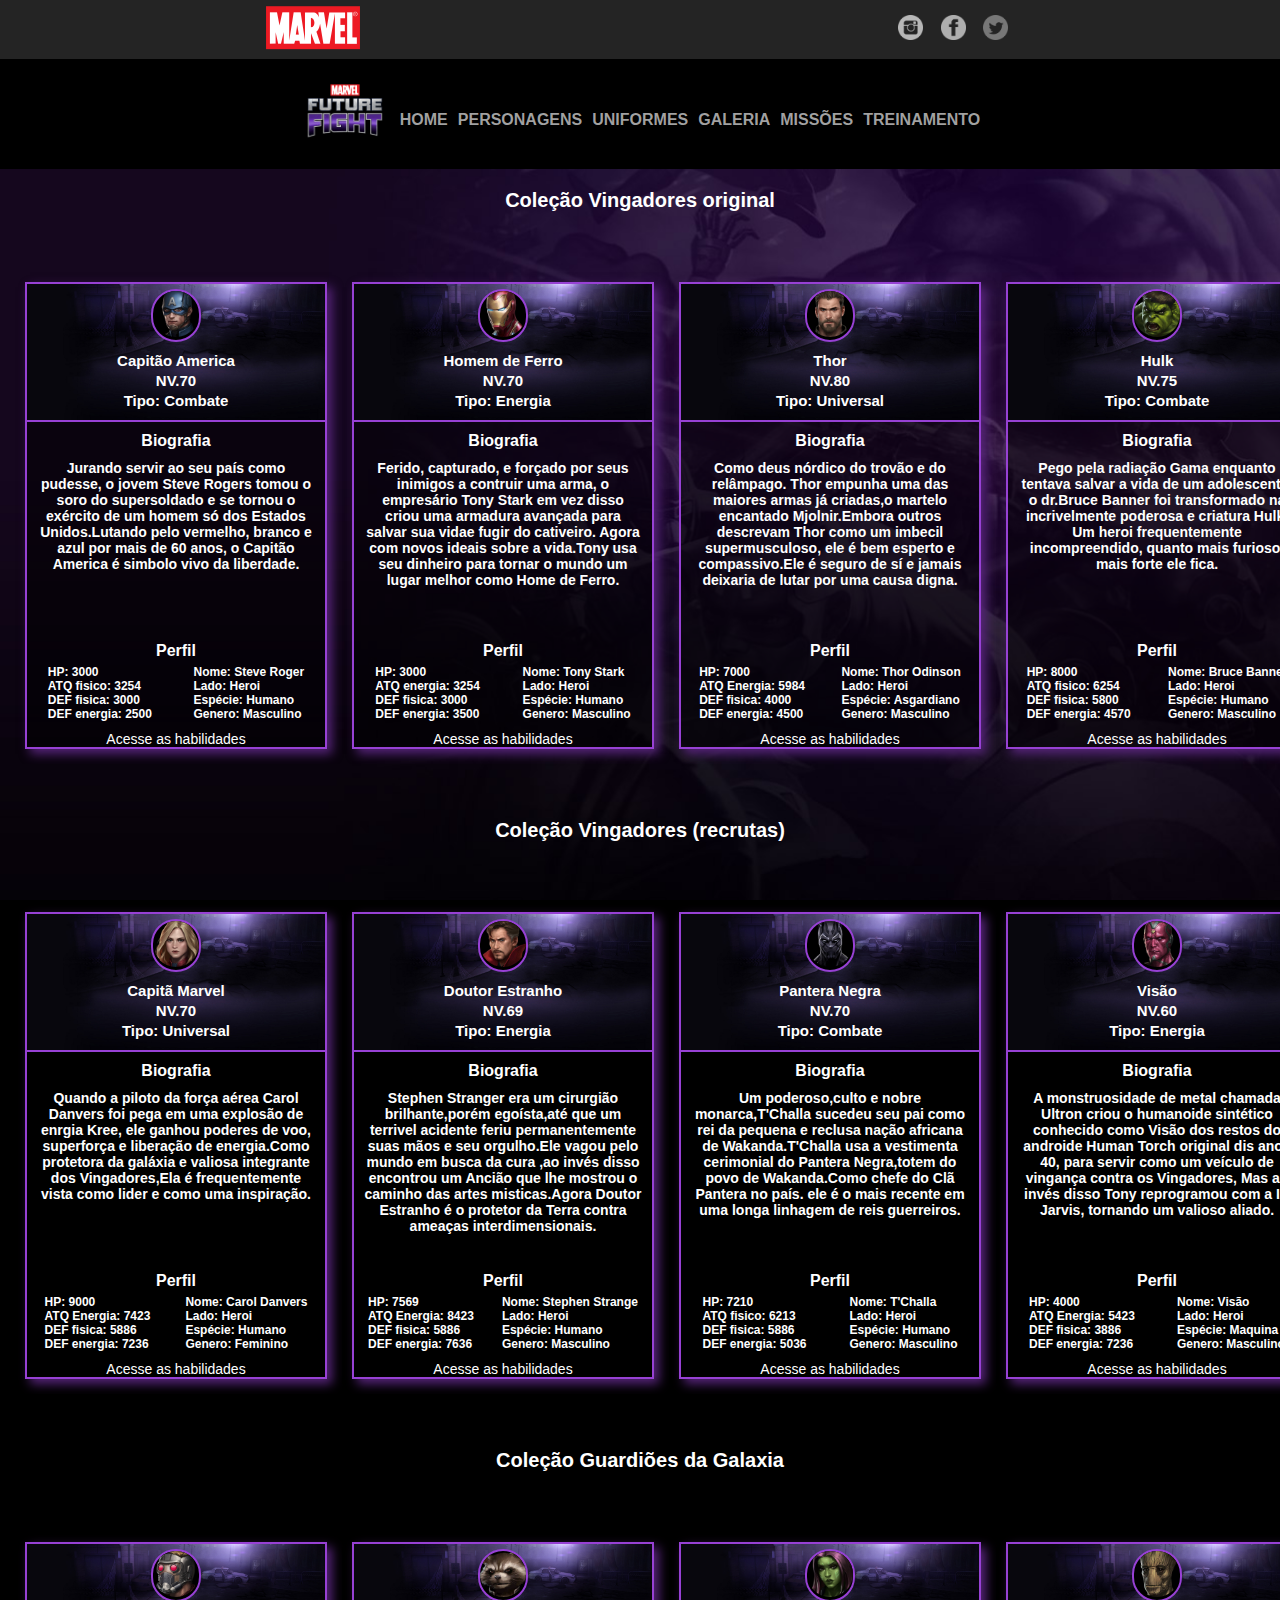
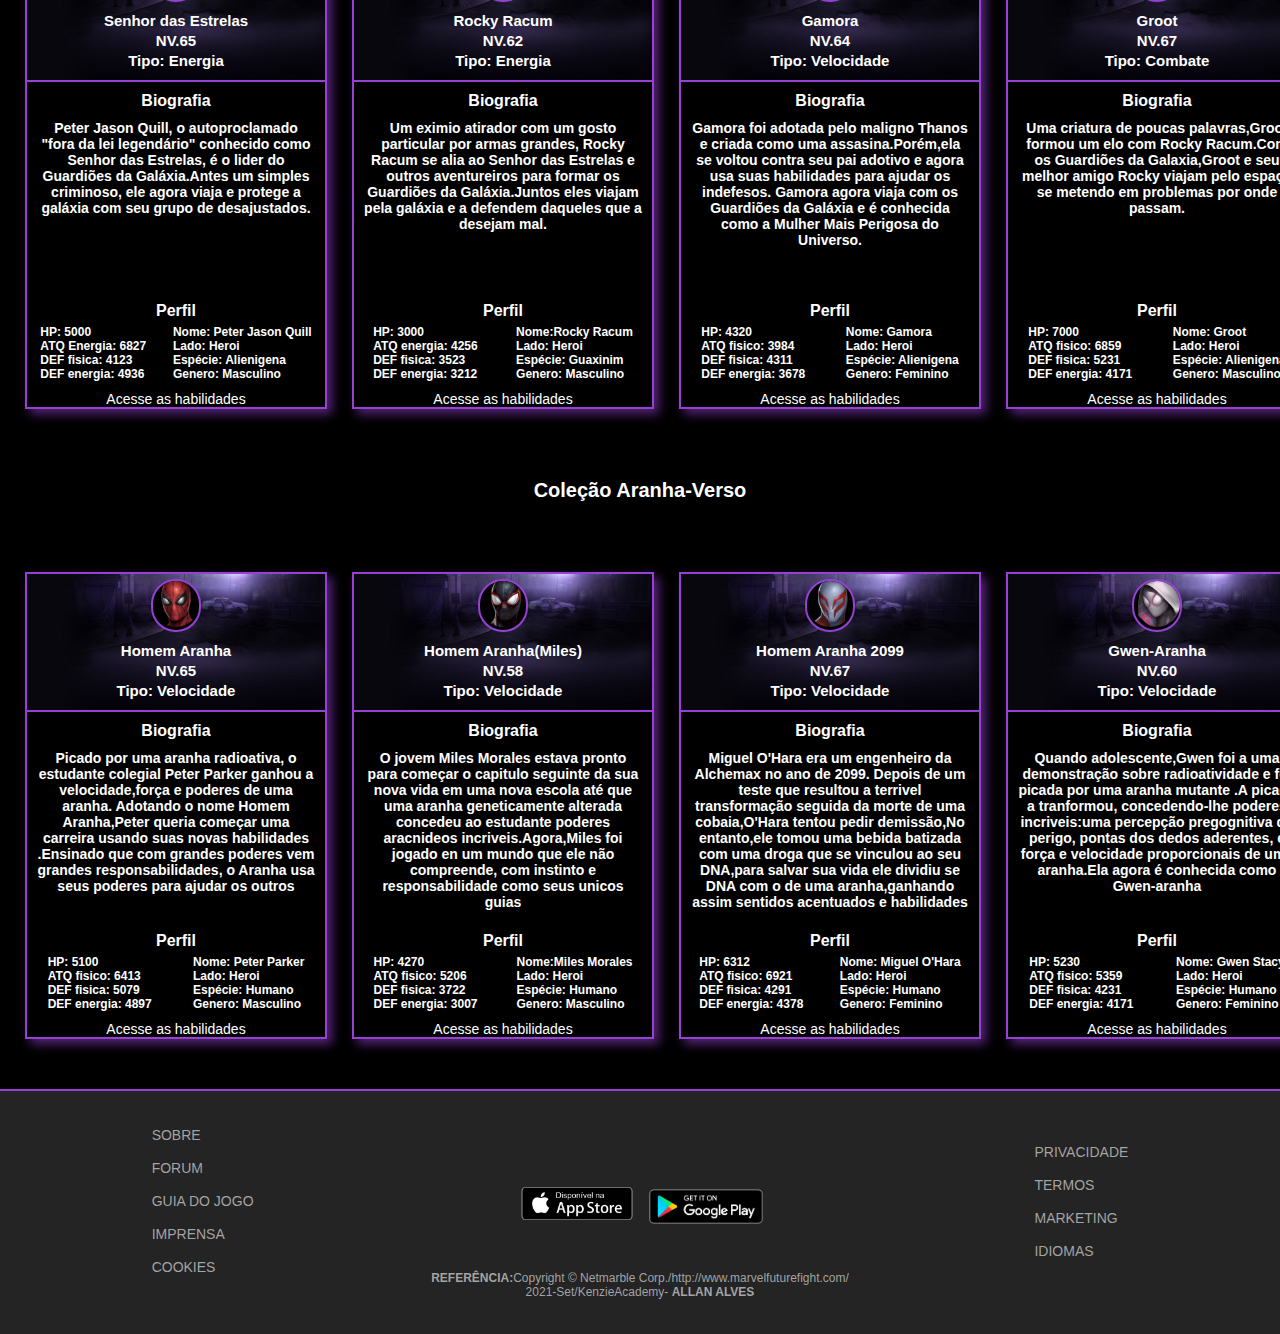
<file: personagens/personagens.html>
<!DOCTYPE html>
<html lang="pt-BR">
    <head>
        <meta charset="UTF-8">
        <meta http-equiv="X-UA-Compatible" content="IE=edge">
        <meta name="viewport" content="width=device-width, initial-scale=1.0">
        <title>Marvel-personagens</title>
        <link rel="stylesheet" href="../css/reset.css">
        <link rel="stylesheet" href="../css/header.css">
        <link rel="stylesheet" href="../css/footer.css">
        <link rel="stylesheet" href="../css/responsive.css">
        <link rel="stylesheet" href="css/page.css">
    </head>
    <body>
        <header>
            <div class="header_brand-socialmedias">
                <figure class="box-brand">
                    <img src="../img/Logos/logo-marvel.png" alt="Marvel">
                </figure>
                <ul class="list-socialmedias">
                    <li>
                        <a href="https://www.instagram.com/marvel_ffightus/" target="__blank">
                            <img src="../img/icones/instagram.png" alt="instagram">
                        </a>
                    </li>
                    <li>
                        <a href="https://www.facebook.com/MarvelFutureFight/?fref=ts" target="__blank">
                            <img src="../img/icones/facebook.png" alt="facebook">
                        </a>
                    </li>
                    <li>
                        <a href="https://twitter.com/Marvel_FFightUS" target="__blank">
                            <img src="../img/icones/Twitter.png" alt="twitter">
                        </a>
                    </li>
                </ul>
            </div>
            <nav class="main-menu">
                <figure class="box-brand">
                    <img src="../img/Logos/Logo-future.png" alt="MarvelFutureFight">
                </figure>
                <ul class="list-item_main-menu">
                    <li><a href="../index.html">Home</a></li>
                    <li><a href="personagens/personagens.html" target="_self">Personagens</a></li>
                    <li><a href="">Uniformes</a></li>
                    <li><a href="">Galeria</a></li>
                    <li><a href="">Missões</a></li>
                    <li><a href="">Treinamento</a></li>
                </ul>
            </nav>
        </header>
        <main>
            <h2>Coleção Vingadores original</h2>
            <section class="list-cards">
                <div class="card">
                    <div class="status-characters">
                        <figure>
                            <img src="Herois/Capitão.png" alt="hero">
                        </figure>
                        <p>
                            Capitão America<br>
                            NV.70<br>
                            Tipo: <span>Combate</span>
                        </p>
                    </div>
                    <div class="information">
                        <div class="About">
                            <h3>Biografia</h3>
                            <p>
                                Jurando servir ao seu país como pudesse, o jovem Steve Rogers tomou o soro do supersoldado
                                e se tornou o exército de um homem só dos Estados Unidos.Lutando pelo vermelho, branco e azul
                                por mais de 60 anos, o Capitão America é simbolo vivo da liberdade.
                            </p>
                        </div>
                        <h3>Perfil</h3>
                        <div class="profile">
                            <div class="profile-information">
                                <ul>
                                    <li>HP: 3000</li>
                                    <li>ATQ fisico: 3254</li>
                                    <li>DEF fisica: 3000</li>
                                    <li>DEF energia: 2500</li>
                                </ul>
                                <ul>
                                    <li>Nome: Steve Roger</li>
                                    <li>Lado: Heroi</li>
                                    <li>Espécie: Humano</li>
                                    <li>Genero: Masculino</li>
                                </ul>
                            </div>
                            <a href="#">Acesse as habilidades</a>
                        </div>
                    </div>
                </div>
                <div class="card">
                    <div class="status-characters">
                        <figure>
                            <img src="Herois/HomemdeFerro.png" alt="hero">
                        </figure>
                        <p>
                            Homem de Ferro<br>
                            NV.70<br>
                            Tipo: <span>Energia</span>
                        </p>
                    </div>
                    <div class="information">
                        <div class="About">
                            <h3>Biografia</h3>
                            <p>
                                Ferido, capturado, e forçado por seus inimigos a contruir uma arma, o empresário Tony Stark em vez
                                disso criou uma armadura avançada para salvar sua vidae fugir do cativeiro. Agora com novos ideais
                                sobre a vida.Tony usa seu dinheiro para tornar o mundo um lugar melhor como Home de Ferro.
                            </p>
                        </div>
                        <h3>Perfil</h3>
                        <div class="profile">
                            <div class="profile-information">
                                <ul>
                                    <li>HP: 3000</li>
                                    <li>ATQ energia: 3254</li>
                                    <li>DEF fisica: 3000</li>
                                    <li>DEF energia: 3500</li>
                                </ul>
                                <ul>
                                    <li>Nome: Tony Stark</li>
                                    <li>Lado: Heroi</li>
                                    <li>Espécie: Humano</li>
                                    <li>Genero: Masculino</li>
                                </ul>
                            </div>
                            <a href="#">Acesse as habilidades</a>
                        </div>
                    </div>
                </div>
                <div class="card">
                    <div class="status-characters">
                        <figure>
                            <img src="Herois/Thor.png" alt="hero">
                        </figure>
                        <p>
                            Thor<br>
                            NV.80<br>
                            Tipo: <span>Universal</span>
                        </p>
                    </div>
                    <div class="information">
                        <div class="About">
                            <h3>Biografia</h3>
                            <p>
                                Como deus nórdico do trovão e do relâmpago. Thor empunha uma das maiores armas já criadas,o martelo
                                encantado Mjolnir.Embora outros descrevam Thor como um imbecil supermusculoso, ele é bem esperto e 
                                compassivo.Ele é seguro de sí e jamais deixaria de lutar por uma causa digna.
                            </p>
                        </div>
                        <h3>Perfil</h3>
                        <div class="profile">
                            <div class="profile-information">
                                <ul>
                                    <li>HP: 7000</li>
                                    <li>ATQ Energia: 5984</li>
                                    <li>DEF fisica: 4000</li>
                                    <li>DEF energia: 4500</li>
                                </ul>
                                <ul>
                                    <li>Nome: Thor Odinson</li>
                                    <li>Lado: Heroi</li>
                                    <li>Espécie: Asgardiano</li>
                                    <li>Genero: Masculino</li>
                                </ul>
                            </div>
                            <a href="#">Acesse as habilidades</a>
                        </div>
                    </div>
                </div>
                <div class="card">
                    <div class="status-characters">
                        <figure>
                            <img src="Herois/Hulk.png" alt="hero">
                        </figure>
                        <p>
                            Hulk<br>
                            NV.75<br>
                            Tipo: <span>Combate</span>
                        </p>
                    </div>
                    <div class="information">
                        <div class="About">
                            <h3>Biografia</h3>
                            <p>
                                Pego pela radiação Gama enquanto tentava salvar a vida de um adolescente, o dr.Bruce Banner foi 
                                transformado na incrivelmente poderosa e criatura Hulk. Um heroi frequentemente incompreendido,
                                quanto mais furioso, mais forte ele fica.
                            </p>
                        </div>
                        <h3>Perfil</h3>
                        <div class="profile">
                            <div class="profile-information">
                                <ul>
                                    <li>HP: 8000</li>
                                    <li>ATQ fisico: 6254</li>
                                    <li>DEF fisica: 5800</li>
                                    <li>DEF energia: 4570</li>
                                </ul>
                                <ul>
                                    <li>Nome: Bruce Banner</li>
                                    <li>Lado: Heroi</li>
                                    <li>Espécie: Humano</li>
                                    <li>Genero: Masculino</li>
                                </ul>
                            </div>
                            <a href="#">Acesse as habilidades</a>
                        </div>
                    </div>
                </div>
                <div class="card">
                    <div class="status-characters">
                        <figure>
                            <img src="Herois/ViuvaNegra.png" alt="hero">
                        </figure>
                        <p>
                            Viuva Negra<br>
                            NV.50<br>
                            Tipo: <span>Velocidade</span>
                        </p>
                    </div>
                    <div class="information">
                        <div class="About">
                            <h3>Biografia</h3>
                            <p>
                               Natasha Romanoof, conhecida por muitos codinomes, é uma experiente espiã atleta e assasina. Treinada 
                               desde jovem pela infame academia Sala Vermelha da RGB, a Viúva Negra ja foi uma inimiga da SHIELD. Ela
                               depois se tornou uma aliada,após fugir das garras da União Soviética, e também serve como uma agente da 
                               SHIELD.
                        </div>
                        <h3>Perfil</h3>
                        <div class="profile">                        
                            <div class="profile-information">
                                <ul>
                                    <li>HP: 3000</li>
                                    <li>ATQ fisico: 2458</li>
                                    <li>DEF fisica: 2120</li>
                                    <li>DEF energia: 2000</li>
                                </ul>
                                <ul>
                                    <li>Nome: Natasha Romanoof</li>
                                    <li>Lado: Heroi</li>
                                    <li>Espécie: Humano</li>
                                    <li>Genero: Feminino</li>
                                </ul>
                            </div>
                            <a href="#">Acesse as habilidades</a>
                        </div>
                    </div>
                </div>    
                <div class="card">
                    <div class="status-characters">
                        <figure>
                            <img src="Herois/Ronin.png" alt="hero">
                        </figure>
                        <p>
                            Gavião Arqueiro<br>
                            NV.50<br>
                            Tipo: <span>Velocidade</span>
                        </p>
                    </div>
                    <div class="information">
                        <div class="About">
                            <h3>Biografia</h3>
                            <p>
                                Criado como um eximio atirador, em uma atração de circo.Clint Barton é um especialista em arco e flecha
                                ,com precisão quase perfeita, visão aguçada e reflexos excepcionais. Depois de testemunhar o Homem de Ferro
                                em ação, o Gavião Arqueiro foi inspirado para usar suas habilidades com arco para lutar contra o crime.
                        </div>
                        <h3>Perfil</h3>
                        <div class="profile">               
                            <div class="profile-information">
                                <ul>
                                    <li>HP: 2400</li>
                                    <li>ATQ fisico: 2640</li>
                                    <li>DEF fisica: 1950</li>
                                    <li>DEF energia: 2500</li>
                                </ul>
                                <ul>
                                    <li>Nome: Clint Barton</li>
                                    <li>Lado: Heroi</li>
                                    <li>Espécie: Humano</li>
                                    <li>Genero: Masculino</li>
                                </ul>
                            </div>
                            <a href="#">Acesse as habilidades</a>
                        </div>
                    </div>
                </div>                                     
            </section>
            <h2>Coleção Vingadores (recrutas)</h2>
            <section class="list-cards">
                <div class="card">
                    <div class="status-characters">
                        <figure>
                            <img src="Herois/CapitãMarvel.png" alt="hero">
                        </figure>
                        <p>
                            Capitã Marvel<br>
                            NV.70<br>
                            Tipo: <span>Universal</span>
                        </p>
                    </div>
                    <div class="information">
                        <div class="About">
                            <h3>Biografia</h3>
                            <p>
                                Quando a piloto da força aérea Carol Danvers foi pega em uma explosão de enrgia Kree, ele ganhou
                                poderes de voo, superforça e liberação de energia.Como protetora da galáxia e valiosa integrante 
                                dos Vingadores,Ela é frequentemente vista como lider e como uma inspiração.
                            </p>
                        </div>
                        <h3>Perfil</h3>
                        <div class="profile">
                            <div class="profile-information">
                                <ul>
                                    <li>HP: 9000</li>
                                    <li>ATQ Energia: 7423</li>
                                    <li>DEF fisica: 5886</li>
                                    <li>DEF energia: 7236</li>
                                </ul>
                                <ul>
                                    <li>Nome: Carol Danvers</li>
                                    <li>Lado: Heroi</li>
                                    <li>Espécie: Humano</li>
                                    <li>Genero: Feminino</li>
                                </ul>
                            </div>
                            <a href="#">Acesse as habilidades</a>
                        </div> 
                    </div>    
                </div>
                <div class="card">
                    <div class="status-characters">
                        <figure>
                            <img src="Herois/DoutorEstranho.png" alt="hero">
                        </figure>
                        <p>
                            Doutor Estranho<br>
                            NV.69<br>
                            Tipo: <span>Energia</span>
                        </p>
                    </div>
                    <div class="information">
                        <div class="About">
                            <h3>Biografia</h3>
                            <p>
                                Stephen Stranger era um cirurgião brilhante,porém egoísta,até que um terrivel acidente feriu permanentemente
                                suas mãos e seu orgulho.Ele vagou pelo mundo em busca da cura ,ao invés disso encontrou um Ancião que lhe mostrou 
                                o caminho das artes misticas.Agora Doutor Estranho é o protetor da Terra contra ameaças interdimensionais.
                            </p>
                        </div>
                        <h3>Perfil</h3>
                        <div class="profile">
                            <div class="profile-information">
                                <ul>
                                    <li>HP: 7569</li>
                                    <li>ATQ Energia: 8423</li>
                                    <li>DEF fisica: 5886</li>
                                    <li>DEF energia: 7636</li>
                                </ul>
                                <ul>
                                    <li>Nome: Stephen Strange</li>
                                    <li>Lado: Heroi</li>
                                    <li>Espécie: Humano</li>
                                    <li>Genero: Masculino</li>
                                </ul>
                            </div>
                            <a href="#">Acesse as habilidades</a>
                        </div> 
                    </div>    
                </div>
                <div class="card">
                    <div class="status-characters">
                        <figure>
                            <img src="Herois/PanteraNegra.png" alt="hero">
                        </figure>
                        <p>
                            Pantera Negra<br>
                            NV.70<br>
                            Tipo: <span>Combate</span>
                        </p>
                    </div>
                    <div class="information">
                        <div class="About">
                            <h3>Biografia</h3>
                            <p>
                                Um poderoso,culto e nobre monarca,T'Challa sucedeu seu pai como rei da pequena e reclusa nação africana de 
                                Wakanda.T'Challa usa a vestimenta cerimonial do Pantera Negra,totem do povo de Wakanda.Como chefe do Clã 
                                Pantera no país. ele é o mais recente em uma longa linhagem de reis guerreiros.
                            </p>
                        </div>
                        <h3>Perfil</h3>
                        <div class="profile">
                            <div class="profile-information">
                                <ul>
                                    <li>HP: 7210</li>
                                    <li>ATQ fisico: 6213</li>
                                    <li>DEF fisica: 5886</li>
                                    <li>DEF energia: 5036</li>
                                </ul>
                                <ul>
                                    <li>Nome: T'Challa</li>
                                    <li>Lado: Heroi</li>
                                    <li>Espécie: Humano</li>
                                    <li>Genero: Masculino</li>
                                </ul>
                            </div>
                            <a href="#">Acesse as habilidades</a>
                        </div> 
                    </div>    
                </div>                            
                <div class="card">
                    <div class="status-characters">
                        <figure>
                            <img src="Herois/Visão.png" alt="hero">
                        </figure>
                        <p>
                            Visão<br>
                            NV.60<br>
                            Tipo: <span>Energia</span>
                        </p>
                    </div>
                    <div class="information">
                        <div class="About">
                            <h3>Biografia</h3>
                            <p>
                                A monstruosidade de metal chamada Ultron criou o humanoide sintético conhecido como Visão dos 
                                restos do androide Human Torch original dis anos 40, para servir como um veículo de vingança contra
                                os Vingadores, Mas ao invés disso Tony reprogramou com a IA Jarvis, tornando um valioso aliado.
                            </p>
                        </div>
                        <h3>Perfil</h3>
                        <div class="profile">
                            <div class="profile-information">
                                <ul>
                                    <li>HP: 4000</li>
                                    <li>ATQ Energia: 5423</li>
                                    <li>DEF fisica: 3886</li>
                                    <li>DEF energia: 7236</li>
                                </ul>
                                <ul>
                                    <li>Nome: Visão</li>
                                    <li>Lado: Heroi</li>
                                    <li>Espécie: Maquina</li>
                                    <li>Genero: Masculino</li>
                                </ul>
                            </div>
                            <a href="#">Acesse as habilidades</a>
                        </div>
                    </div>
                </div>
                <div class="card">
                    <div class="status-characters">
                        <figure>
                            <img src="Herois/MaquinaComb.png" alt="hero">
                        </figure>
                        <p>
                            Maquina de Combate<br>
                            NV.58<br>
                            Tipo: <span>Energia</span>
                        </p>
                    </div>
                    <div class="information">
                        <div class="About">
                            <h3>Biografia</h3>
                            <p>
                               Um piloto do exército americano, James Rhodes usa a armadura do Maquina de Combate criada pelas
                               Indústrias Stark para derrubar ameaças em casa e no exterior.
                            </p>
                        </div>
                        <h3>Perfil</h3>
                        <div class="profile">
                            <div class="profile-information">
                                <ul>
                                    <li>HP: 3000</li>
                                    <li>ATQ energia: 2456</li>
                                    <li>DEF fisica: 3173</li>
                                    <li>DEF energia: 3412</li>
                                </ul>
                                <ul>
                                    <li>Nome: James Rhodes</li>
                                    <li>Lado: Heroi</li>
                                    <li>Espécie: Humano</li>
                                    <li>Genero: Masculino</li>
                                </ul>
                            </div>
                            <a href="#">Acesse as habilidades</a>
                        </div>
                    </div>
                </div>
                <div class="card">
                    <div class="status-characters">
                        <figure>
                            <img src="Herois/Wanda.png" alt="hero">
                        </figure>
                        <p>
                            Feiticeira Escarlate<br>
                            NV.80<br>
                            Tipo: <span>Universal</span>
                        </p>
                    </div>
                    <div class="information">
                        <div class="About">
                            <h3>Biografia</h3>
                            <p>
                                Wanda Maximoff é conhecida pelos seus poderes capazes de alterar a realidade. Além disso, a feiticeira 
                                Escarlate é capaz de se teleportar,manipular objetos e telecinese. Wanda possui um vasto conhecimento de 
                                feitiçaria e é uma estratégista experiente quando mentalmente estavel.
                            </p>
                        </div>
                        <h3>Perfil</h3>
                        <div class="profile">
                            <div class="profile-information">
                                <ul>
                                    <li>HP: 10000</li>
                                    <li>ATQ Energia: 9984</li>
                                    <li>DEF fisica: 5200</li>
                                    <li>DEF energia: 7530</li>
                                </ul>
                                <ul>
                                    <li>Nome: Wanda Maximoff</li>
                                    <li>Lado: Heroi</li>
                                    <li>Espécie: Mutante</li>
                                    <li>Genero: Feminino</li>
                                </ul>
                            </div>
                            <a href="#">Acesse as habilidades</a>
                        </div>
                    </div>
                </div>
                <div class="card">
                    <div class="status-characters">
                        <figure>
                            <img src="Herois/falcon.png" alt="hero">
                        </figure>
                        <p>
                            Falcão<br>
                            NV.47<br>
                            Tipo: <span>Velocidade</span>
                        </p>
                    </div>
                    <div class="information">
                        <div class="About">
                            <h3>Biografia</h3>
                            <p>
                                Com uma conexão mental com todos os pássaros e um traje que dá a ele asas para voar, o Falcão tem sido
                                tanto parceiro do Capitão America, quanto um vingador.Seja como um super heroi ou em sua identidade secreta como
                                o assistente socual Sam Wilson, o falcão dedica sua vida para ajudar os outros. 
                            </p>
                        </div>
                        <h3>Perfil</h3>
                        <div class="profile">
                            <div class="profile-information">
                                <ul>
                                    <li>HP: 3000</li>
                                    <li>ATQ fisico: 2754</li>
                                    <li>DEF fisica: 2100</li>
                                    <li>DEF energia: 3570</li>
                                </ul>
                                <ul>
                                    <li>Nome: Sam Wilson</li>
                                    <li>Lado: Heroi</li>
                                    <li>Espécie: Humano</li>
                                    <li>Genero: Masculino</li>
                                </ul>
                            </div>
                            <a href="#">Acesse as habilidades</a>
                        </div>
                    </div>
                </div>
                <div class="card">
                    <div class="status-characters">
                        <figure>
                            <img src="Herois/soldadoinerval.png" alt="hero">
                        </figure>
                        <p>
                            Soldado Invernal<br>
                            NV.50<br>
                            Tipo: <span>Velocidade</span>
                        </p>
                    </div>
                    <div class="information">
                        <div class="About">
                            <h3>Biografia</h3>
                            <p>
                               O antigo ajudante do Capitão America, james Bucky, foi dado como morto durante a Segunda Guerra Mundial
                               .Porém, ele reapareceu anos depois como o soldado invernal, um assasino que sofreu lavagem cerebral por 
                               cientistas russos e membros da Hydra. 
                        </div>
                        <h3>Perfil</h3>
                        <div class="profile">                        
                            <div class="profile-information">
                                <ul>
                                    <li>HP: 3000</li>
                                    <li>ATQ fisico: 4212</li>
                                    <li>DEF fisica: 3948</li>
                                    <li>DEF energia: 2331</li>
                                </ul>
                                <ul>
                                    <li>Nome: James Bucky Barnes</li>
                                    <li>Lado: Heroi</li>
                                    <li>Espécie: Humano</li>
                                    <li>Genero: Masculino</li>
                                </ul>
                            </div>
                            <a href="#">Acesse as habilidades</a>
                        </div>
                    </div>
                </div>                                         
            </section>
            <h2>Coleção Guardiões da Galaxia</h2>
            <section class="list-cards">
                <div class="card">
                    <div class="status-characters">
                        <figure>
                            <img src="Herois/SenhordasEstrelas.png" alt="hero">
                        </figure>
                        <p>
                            Senhor das Estrelas<br>
                            NV.65<br>
                            Tipo: <span>Energia</span>
                        </p>
                    </div>
                    <div class="information">
                        <div class="About">
                            <h3>Biografia</h3>
                            <p>
                               Peter Jason Quill, o autoproclamado "fora da lei legendário" conhecido como Senhor das Estrelas, é o lider
                               do Guardiões da Galáxia.Antes um simples criminoso, ele agora viaja e protege a galáxia com seu grupo de 
                               desajustados.
                            </p>
                        </div>
                        <h3>Perfil</h3>
                        <div class="profile">
                            <div class="profile-information">
                                <ul>
                                    <li>HP: 5000</li>
                                    <li>ATQ Energia: 6827</li>
                                    <li>DEF fisica: 4123</li>
                                    <li>DEF energia: 4936</li>
                                </ul>
                                <ul>
                                    <li>Nome: Peter Jason Quill</li>
                                    <li>Lado: Heroi</li>
                                    <li>Espécie: Alienigena</li>
                                    <li>Genero: Masculino</li>
                                </ul>
                            </div>
                            <a href="#">Acesse as habilidades</a>
                        </div>
                    </div>
                </div>
                <div class="card">
                    <div class="status-characters">
                        <figure>
                            <img src="Herois/Rocket.png" alt="hero">
                        </figure>
                        <p>
                            Rocky Racum<br>
                            NV.62<br>
                            Tipo: <span>Energia</span>
                        </p>
                    </div>
                    <div class="information">
                        <div class="About">
                            <h3>Biografia</h3>
                            <p>
                               Um eximio atirador com um gosto particular por armas grandes, Rocky Racum se alia ao Senhor das Estrelas
                               e outros aventureiros para formar os Guardiões da Galáxia.Juntos eles viajam pela galáxia e a defendem 
                               daqueles que a desejam mal.
                            </p>
                        </div>
                        <h3>Perfil</h3>
                        <div class="profile">
                            <div class="profile-information">
                                <ul>
                                    <li>HP: 3000</li>
                                    <li>ATQ energia: 4256</li>
                                    <li>DEF fisica: 3523</li>
                                    <li>DEF energia: 3212</li>
                                </ul>
                                <ul>
                                    <li>Nome:Rocky Racum</li>
                                    <li>Lado: Heroi</li>
                                    <li>Espécie: Guaxinim</li>
                                    <li>Genero: Masculino</li>
                                </ul>
                            </div>
                            <a href="#">Acesse as habilidades</a>
                        </div>
                    </div>
                </div>
                <div class="card">
                    <div class="status-characters">
                        <figure>
                            <img src="Herois/Gamora.png" alt="hero">
                        </figure>
                        <p>
                            Gamora<br>
                            NV.64<br>
                            Tipo: <span>Velocidade</span>
                        </p>
                    </div>
                    <div class="information">
                        <div class="About">
                            <h3>Biografia</h3>
                            <p>
                                Gamora foi adotada pelo maligno Thanos e criada como uma assasina.Porém,ela se voltou contra seu pai
                                adotivo e agora usa suas habilidades para ajudar os indefesos. Gamora agora viaja com os Guardiões da 
                                Galáxia e é conhecida como a Mulher Mais Perigosa do Universo.
                            </p>
                        </div>
                        <h3>Perfil</h3>
                        <div class="profile">
                            <div class="profile-information">
                                <ul>
                                    <li>HP: 4320</li>
                                    <li>ATQ fisico: 3984</li>
                                    <li>DEF fisica: 4311</li>
                                    <li>DEF energia: 3678</li>
                                </ul>
                                <ul>
                                    <li>Nome: Gamora</li>
                                    <li>Lado: Heroi</li>
                                    <li>Espécie: Alienigena</li>
                                    <li>Genero: Feminino</li>
                                </ul>
                            </div>
                            <a href="#">Acesse as habilidades</a>
                        </div>
                    </div>
                </div>
                <div class="card">
                    <div class="status-characters">
                        <figure>
                            <img src="Herois/Groot.png" alt="hero">
                        </figure>
                        <p>
                            Groot<br>
                            NV.67<br>
                            Tipo: <span>Combate</span>
                        </p>
                    </div>
                    <div class="information">
                        <div class="About">
                            <h3>Biografia</h3>
                            <p>
                               Uma criatura de poucas palavras,Groot formou um elo com Rocky Racum.Com os Guardiões da Galaxia,Groot e 
                               seu melhor amigo Rocky viajam pelo espaço se metendo em problemas por onde passam.
                            </p>
                        </div>
                        <h3>Perfil</h3>
                        <div class="profile">
                            <div class="profile-information">
                                <ul>
                                    <li>HP: 7000</li>
                                    <li>ATQ fisico: 6859</li>
                                    <li>DEF fisica: 5231</li>
                                    <li>DEF energia: 4171</li>
                                </ul>
                                <ul>
                                    <li>Nome: Groot</li>
                                    <li>Lado: Heroi</li>
                                    <li>Espécie: Alienigena</li>
                                    <li>Genero: Masculino</li>
                                </ul>
                            </div>
                            <a href="#">Acesse as habilidades</a>
                        </div>
                    </div>
                </div>
                <div class="card">
                    <div class="status-characters">
                        <figure>
                            <img src="Herois/Drax.png" alt="hero">
                        </figure>
                        <p>
                            Drax<br>
                            NV.50<br>
                            Tipo: <span>Combate</span>
                        </p>
                    </div>
                    <div class="information">
                        <div class="About">
                            <h3>Biografia</h3>
                            <p>
                               Drax, o Destruidor é um guerreiro sobre-humano que busca vingança pelo assasinato da sua familia. Recrutado
                               pelos Guardiões da Galáxia, Drax possui força e resistência sobre-humano e um fator de cura,tornando-o forte
                               o suficiente para encarar qualquer ameaça que encontre.
                            </p>   
                        </div>
                        <h3>Perfil</h3>
                        <div class="profile">                        
                            <div class="profile-information">
                                <ul>
                                    <li>HP: 3457</li>
                                    <li>ATQ fisico: 5219</li>
                                    <li>DEF fisica: 3590</li>
                                    <li>DEF energia: 2839</li>
                                </ul>
                                <ul>
                                    <li>Nome: Arthur Sampson</li>
                                    <li>Lado: Heroi</li>
                                    <li>Espécie: Humano</li>
                                    <li>Genero: Masculino</li>
                                </ul>
                            </div>
                            <a href="#">Acesse as habilidades</a>
                        </div>
                    </div>
                </div>
                <div class="card">
                    <div class="status-characters">
                        <figure>
                            <img src="Herois/Mantis.png" alt="hero">
                        </figure>
                        <p>
                            Mantis<br>
                            NV.52<br>
                            Tipo: <span>Energia</span>
                        </p>
                    </div>
                    <div class="information">
                        <div class="About">
                            <h3>Biografia</h3>
                            <p>
                               Criada em um templo pelos sacerdotes Kree de Pama, Mantis deveria se tornar uma Madonna Celestial.É uma artista marcial além de dominar as disciplinas de meditação, concedendo a ela 
                               controle incrivel de seu corpo. Ela também possui habilidades empáticas que permitem que ela sinta as emoções 
                               dos outros.
                            </p>
                        </div>
                        <h3>Perfil</h3>
                        <div class="profile">                        
                            <div class="profile-information">
                                <ul>
                                    <li>HP: 3257</li>
                                    <li>ATQ energia: 4319</li>
                                    <li>DEF fisica: 4590</li>
                                    <li>DEF energia: 3839</li>
                                </ul>
                                <ul>
                                    <li>Nome: Desconhecido</li>
                                    <li>Lado: Heroi</li>
                                    <li>Espécie: Alienigena</li>
                                    <li>Genero: Feminino</li>
                                </ul>
                            </div>
                            <a href="#">Acesse as habilidades</a>
                        </div>
                    </div>
                </div>                                                                          
            </section>
            <h2>Coleção Aranha-Verso</h2>
            <section class="list-cards">
                <div class="card">
                    <div class="status-characters">
                        <figure>
                            <img src="Herois/HomemAranha.png" alt="hero">
                        </figure>
                        <p>
                            Homem Aranha<br>
                            NV.65<br>
                            Tipo: <span>Velocidade</span>
                        </p>
                    </div>
                    <div class="information">
                        <div class="About">
                            <h3>Biografia</h3>
                            <p>
                               Picado por uma aranha radioativa, o estudante colegial Peter Parker ganhou a velocidade,força e poderes
                               de uma aranha. Adotando o nome Homem Aranha,Peter queria começar uma carreira usando suas novas habilidades
                               .Ensinado que com grandes poderes vem grandes responsabilidades, o Aranha usa seus poderes para ajudar os outros
                            </p>
                        </div>
                        <h3>Perfil</h3>
                        <div class="profile">
                            <div class="profile-information">
                                <ul>
                                    <li>HP: 5100</li>
                                    <li>ATQ fisico: 6413</li>
                                    <li>DEF fisica: 5079</li>
                                    <li>DEF energia: 4897</li>
                                </ul>
                                <ul>
                                    <li>Nome: Peter Parker</li>
                                    <li>Lado: Heroi</li>
                                    <li>Espécie: Humano</li>
                                    <li>Genero: Masculino</li>
                                </ul>
                            </div>
                            <a href="#">Acesse as habilidades</a>
                        </div>
                    </div>
                </div>
                <div class="card">
                    <div class="status-characters">
                        <figure>
                            <img src="Herois/Miles.png" alt="hero">
                        </figure>
                        <p>
                            Homem Aranha(Miles)<br>
                            NV.58<br>
                            Tipo: <span>Velocidade</span>
                        </p>
                    </div>
                    <div class="information">
                        <div class="About">
                            <h3>Biografia</h3>
                            <p>
                               O jovem Miles Morales estava pronto para começar o capitulo seguinte da sua nova vida em uma nova escola
                               até que uma aranha geneticamente alterada concedeu ao estudante poderes aracnideos incriveis.Agora,Miles foi 
                               jogado en um mundo que ele não compreende, com instinto e responsabilidade como seus unicos guias
                            </p>
                        </div>
                        <h3>Perfil</h3>
                        <div class="profile">
                            <div class="profile-information">
                                <ul>
                                    <li>HP: 4270</li>
                                    <li>ATQ fisico: 5206</li>
                                    <li>DEF fisica: 3722</li>
                                    <li>DEF energia: 3007</li>
                                </ul>
                                <ul>
                                    <li>Nome:Miles Morales</li>
                                    <li>Lado: Heroi</li>
                                    <li>Espécie: Humano</li>
                                    <li>Genero: Masculino</li>
                                </ul>
                            </div>
                            <a href="#">Acesse as habilidades</a>
                        </div>
                    </div>
                </div>
                <div class="card">
                    <div class="status-characters">
                        <figure>
                            <img src="Herois/Homemaranha99.png" alt="hero">
                        </figure>
                        <p>
                            Homem Aranha 2099<br>
                            NV.67<br>
                            Tipo: <span>Velocidade</span>
                        </p>
                    </div>
                    <div class="information">
                        <div class="About">
                            <h3>Biografia</h3>
                            <p>
                               Miguel O'Hara era um engenheiro da Alchemax no ano de 2099. Depois de um teste que resultou a terrivel transformação 
                               seguida da morte de uma cobaia,O'Hara tentou pedir demissão,No entanto,ele tomou uma bebida batizada com uma 
                               droga que se vinculou ao seu DNA,para salvar sua vida ele dividiu se DNA com o de uma aranha,ganhando 
                               assim sentidos acentuados e habilidades
                            </p>
                        </div>
                        <h3>Perfil</h3>
                        <div class="profile">
                            <div class="profile-information">
                                <ul>
                                    <li>HP: 6312</li>
                                    <li>ATQ fisico: 6921</li>
                                    <li>DEF fisica: 4291</li>
                                    <li>DEF energia: 4378</li>
                                </ul>
                                <ul>
                                    <li>Nome: Miguel O'Hara</li>
                                    <li>Lado: Heroi</li>
                                    <li>Espécie: Humano</li>
                                    <li>Genero: Feminino</li>
                                </ul>
                            </div>
                            <a href="#">Acesse as habilidades</a>
                        </div>
                    </div>
                </div>
                <div class="card">
                    <div class="status-characters">
                        <figure>
                            <img src="Herois/Gwenaranha.png" alt="hero">
                        </figure>
                        <p>
                            Gwen-Aranha<br>
                            NV.60<br>
                            Tipo: <span>Velocidade</span>
                        </p>
                    </div>
                    <div class="information">
                        <div class="About">
                            <h3>Biografia</h3>
                            <p>
                               Quando adolescente,Gwen foi a uma demonstração sobre radioatividade e foi picada por uma aranha mutante
                                .A picada a tranformou, concedendo-lhe poderes incriveis:uma percepção pregognitiva do perigo, pontas 
                                dos dedos aderentes, e força e velocidade proporcionais de uma aranha.Ela agora é conhecida como Gwen-aranha 
                            </p>
                        </div>
                        <h3>Perfil</h3>
                        <div class="profile">
                            <div class="profile-information">
                                <ul>
                                    <li>HP: 5230</li>
                                    <li>ATQ fisico: 5359</li>
                                    <li>DEF fisica: 4231</li>
                                    <li>DEF energia: 4171</li>
                                </ul>
                                <ul>
                                    <li>Nome: Gwen Stacy</li>
                                    <li>Lado: Heroi</li>
                                    <li>Espécie: Humano</li>
                                    <li>Genero: Feminino</li>
                                </ul>
                            </div>
                            <a href="#">Acesse as habilidades</a>
                        </div>
                    </div>
                </div>
                <div class="card">
                    <div class="status-characters">
                        <figure>
                            <img src="Herois/AranhaEscarlate.png" alt="hero">
                        </figure>
                        <p>
                            Aranha Escarlate<br>
                            NV.61<br>
                            Tipo: <span>velocidade</span>
                        </p>
                    </div>
                    <div class="information">
                        <div class="About">
                            <h3>Biografia</h3>
                            <p>
                               Ben Reilly é um clone do Peter Parker criado durante um experimento do Vilão Chacal.Implantado
                               com as memórias do Peter Parker,além de todas as suas habilidades de aracnideos.Ben acreditava ser 
                               o verdadeiro Homem Aranha, mas depois aceito ser um clone e assumiu o papel como Aranha Escarlate.
                            </p>   
                        </div>
                        <h3>Perfil</h3>
                        <div class="profile">                        
                            <div class="profile-information">
                                <ul>
                                    <li>HP: 5457</li>
                                    <li>ATQ fisico: 5319</li>
                                    <li>DEF fisica: 4590</li>
                                    <li>DEF energia: 2839</li>
                                </ul>
                                <ul>
                                    <li>Nome: Benjamin Reilly</li>
                                    <li>Lado: Heroi</li>
                                    <li>Espécie: Humano</li>
                                    <li>Genero: Masculino</li>
                                </ul>
                            </div>
                            <a href="#">Acesse as habilidades</a>
                        </div>
                    </div>
                </div>
                <div class="card">
                    <div class="status-characters">
                        <figure>
                            <img src="Herois/Teiadeseda.png" alt="hero">
                        </figure>
                        <p>
                            Silk<br>
                            NV.64<br>
                            Tipo: <span>Velocidade</span>
                        </p>
                    </div>
                    <div class="information">
                        <div class="About">
                            <h3>Biografia</h3>
                            <p>
                               Quando adolescente,Cindy foi picada pela mesma aranha que picou Peter Parker,dando a ela poderes 
                               semalhantes aos do Espetacular Homem Aranha;aderência,percepção precognitiva do perigo e a habilidade
                               de criar teias de aranha das pontas dos dedos.Agora ela balança pelos ceús de NY como Silk
                            </p>
                        </div>
                        <h3>Perfil</h3>
                        <div class="profile">                        
                            <div class="profile-information">
                                <ul>
                                    <li>HP: 5357</li>
                                    <li>ATQ fisico: 5219</li>
                                    <li>DEF fisica: 4590</li>
                                    <li>DEF energia: 3239</li>
                                </ul>
                                <ul>
                                    <li>Nome: Cindy Moon</li>
                                    <li>Lado: Heroi</li>
                                    <li>Espécie: Humana</li>
                                    <li>Genero: Feminino</li>
                                </ul>
                            </div>
                            <a href="#">Acesse as habilidades</a>
                        </div>
                    </div>
                </div>
                <div class="card">
                    <div class="status-characters">
                        <figure>
                            <img src="Herois/Arachknight.png" alt="hero">
                        </figure>
                        <p>
                            Arachknight<br>
                            NV.64<br>
                            Tipo: <span>Velocidade</span>
                        </p>
                    </div>
                    <div class="information">
                        <div class="About">
                            <h3>Biografia</h3>
                            <p>
                              Escolhido como avatar do totem aranha,Peter Prker é o guardião sombrio do acaso,fazendo a vontade da 
                              grande tecelã do destino...um papel que partiu sua mente em várias personas: um gênio tecnologico,
                              um fotográfo,um professor...
                            </p>
                        </div>
                        <h3>Perfil</h3>
                        <div class="profile">                        
                            <div class="profile-information">
                                <ul>
                                    <li>HP: 7557</li>
                                    <li>ATQ fisico: 6819</li>
                                    <li>DEF fisica: 5401</li>
                                    <li>DEF energia: 4039</li>
                                </ul>
                                <ul>
                                    <li>Nome: Cindy Moon</li>
                                    <li>Lado: Heroi</li>
                                    <li>Espécie: Humana</li>
                                    <li>Genero: Feminino</li>
                                </ul>
                            </div>
                            <a href="#">Acesse as habilidades</a>
                        </div>
                    </div>
                </div>                                                                                                       
            </section>
        </main>
        <footer>
            <div class="box-footer">
                <div class="box">
                    <ul class="list-items_footer">
                        <li><a href="#">Sobre</a></li>
                        <li><a href="#">Forum</a></li>
                        <li><a href="#">Guia do jogo</a></li>
                        <li><a href="#">Imprensa</a></li>
                        <li><a href="#">Cookies</a></li>
                    </ul>
                </div>
                <div class="box-app">
                    <a href="" class="app">
                        <img src="../img/Logos/appstore.png" alt="app">
                    </a>
                    <a href="" class="google">
                        <img src="../img/Logos/googleplay.png" alt="app">
                    </a>
                </div>
                <div class="box"> 
                    <ul class="list-items_footer">
                        <li><a href="#">Privacidade</a></li>
                        <li><a href="#">Termos</a></li>
                        <li><a href="#">Marketing</a></li>
                        <li><a href="#">Idiomas</a></li>
                    </ul>
                </div>
            </div>
            <p class="credits">
                <span>REFERÊNCIA:</span>Copyright &copy; Netmarble Corp./http://www.marvelfuturefight.com/
            </p>
            <p class="credits">
                2021-Set/KenzieAcademy- <span>ALLAN ALVES</span>
            </p>
        </footer>
    </body>
</html>
</file>
<file: css/header.css>
/* CORPO */
body{
    font-family: Arial, Helvetica, sans-serif;
    background-color: black;
}

/* CABEÇALHO */
header{
    width: 100%;
}
.header_brand-socialmedias{
    background-color: rgb(36, 36, 36);
    display: flex;
    justify-content: space-around;
    align-items: center;
}
.header_brand-socialmedias .box-brand{
    width: 100px;
}
.box-brand img{
    width: 100%;
}
.header_brand-socialmedias .list-socialmedias{
    display: flex;
    width: 10%;
}
.list-socialmedias li{
    flex-grow: 1;
    display: flex;
    justify-content: center;
}
.list-socialmedias li a{
    width: 25px;
}
.list-socialmedias li a img{
    width: 100%;
    display: inline-block;
}

.main-menu{
    display: flex;
    align-items: center;
    background-color: black;
    justify-content: center;
    padding: 25px;
}
.main-menu .box-brand{
    width: 100px;
}
.box-brand img{
    width: 100%;
}
.list-item_main-menu{
    display: flex;
}
.list-item_main-menu li{
    margin: 0px 20px;
}
.list-item_main-menu li  a{
    color: rgba(184, 184, 184, 0.877);
    text-transform: uppercase;
    font-size: 22px;
    padding: 10px 0px;
    font-weight: bold;
}
.list-item_main-menu li  a:hover{
    color: rgb(151, 65, 212);
    border-bottom: 2px solid rgb(151, 65, 212);
    
}
.video{
    width: 100%;
    background-color: black;
    height: 650px;
}
.video video{
    width: 100%;
    height: 100%;
    border: none;
}
</file>
<file: css/footer.css>
/* RODAPÉ */
footer{
    background-color: rgb(36, 36, 36);
    margin: 25px 0px 0px;
    border-top: 2px solid rgb(151, 65, 212);
}
.box-footer{
    display: flex;
    justify-content: space-around;
    align-items: center;
    padding: 20px;
}
.box{}
.box .list-items_footer{}
.list-items_footer li{
    margin: 15px 0px;
}
.list-items_footer li a{
    color: rgba(184, 184, 184, 0.877);
    text-transform: uppercase;
    font-size: 13px;
}
.list-items_footer li a:hover{
    color: rgb(151, 65, 212);
}
.box-app{}
.box-app a{
    display: inline-block;
    width: 150px;
}

.box-app .app{
    width: 150px;
}
.box-app .google{
    width: 160px;
    position: relative;
    top: 10px;
}
img{
    width: 100%;
}
.credits{
    color: rgba(184, 184, 184, 0.877);
    text-align: center;
    position: relative;
    bottom: 15px;
}
.credits span{
    font-weight: bold;
}
</file>
<file: css/responsive.css>
@media screen and (max-width: 400px){
    .main-menu{}
    .list-item_main-menu{
        justify-content: center;
    }
    .list-item_main-menu li{
        margin: 5px;
    }
    .list-item_main-menu li  a{}
}

@media screen and (min-width: 410px){
    /* CABEÇAHO */
    .main-menu{
        flex-direction: column;
    }
    .list-item_main-menu{
        flex-wrap: nowrap;
        margin-top: 12px;
    }
    .list-item_main-menu li{
        margin: 0;
    }
    .list-item_main-menu li  a{
        font-size: 9px;
        padding: 0 5px;
    }
     /* CONTEÚDO */
     .box-help{}
     .box-help .advice{
        
     }
     .advice-text{
        width: 200px;
     }
     .advice-text p{
        font-size: 12px;
     }
}

@media screen and (min-width: 720px){
    /* CABEÇAHO */
    .main-menu{
        flex-direction: row;
    }
    .list-item_main-menu{
        flex-wrap: nowrap;
    }
    .list-item_main-menu li  a{
        font-size: 16px;
    }
    .video{
        display: block;
    }
    /* CONTEÚDO */
    h2{
        font-size: 20px;
    }
    .advice img{
        width: 150px;
        height: 160px;
    }
    .advice-text{
        width: 300px;
    }
    .advice-text p{
        font-size: 16px;
    }
    .description_story{
        width: 400px;
    }
    .description_story h3{
        font-size: 16px;
    }
    .description_story p{
        font-size: 16px;
    }
    .description_story figure{
        width: 300px;
        height: 300px
    }
    /* RODAPÉ */
    .box-app{
        flex-direction: row;
    }
    .list-items_footer li a{
        font-size: 12px;
    }
    .box-app .app{
        width: 120px;
    }
    .box-app .google{
        width: 130px;
        position: relative;
        bottom: 7px;
    }
    .credits{
        font-size: 12px;
    }
} 
@media screen and (min-width: 1024px){
    .section-story .content{
        flex-wrap: wrap;
        overflow-x: hidden;
    }
    .description_story{
        width: 472px;
    }
    .story legend img{
        width: 55px;
    }

    .list-items_footer li{
        margin-bottom: 10px;
    }
    .list-items_footer li a{
        font-size: 14px;
    }
    .credits{
        bottom: 35px;
    }
}
</file>
<file: personagens/css/page.css>
main{
    background-image: url(../fundo/fundo_pagina.jpg);
    background-repeat: no-repeat;
    background-attachment: fixed;
    background-size: cover;
    color: white;
}
.list-cards::-webkit-scrollbar{
    width: 12px;
    border: 1px solid transparent;
}
.list-cards::-webkit-scrollbar-thumb{
    background-color: rgb(63, 63, 63);
    border-radius: 10px;
}

.list-cards{
    display: flex;
    overflow: hidden;
    overflow-x: scroll;
    padding: 15px 25px;
    margin: 35px 0px;
    
}
h2{
    color: white;
    padding: 20px;
    font-size: 20px;
    text-align: center;
}
.card{
    font-size: 10px;
    border: 2px solid rgb(151, 65, 212);
    box-shadow: 5px 5px 10px rgb(86, 36, 121);
    margin-right: 25px;
    width: 204px;
    background-color: rgba(0, 0, 0, 0.507);
    cursor: pointer;
}
.status-characters{
    background-image: url(../fundo/fundo_personagens.jpg);
    background-size: cover;
    border-bottom: 2px solid rgb(151, 65, 212);
    display: flex;
    flex-direction: column;
    align-items: center;
    text-align: center;
    font-weight: bold;
    width: 198px
}
.status-characters figure{
    background-color: black;
    width: 50px;
    margin-top: 5px;
    border-radius: 50px;
    border: 2px solid rgb(151, 65, 212);
}
.status-characters figure img{
    width: 100%;
    border-radius: 50px;
}
.status-characters p{
    font-size: 12px;
    padding: 9px;
    line-height: 20px;
}
.information{
    display: flex;
    flex-direction: column;
}
.About{
    padding: 5px;
    flex-basis: 160px;
}
h3{
   font-size: 15px;
   text-align: center;
   margin: 5px;
}
.About p{
    padding: 5px;
    font-weight: bold;
    text-align: center;
}
.profile{
    display: flex;
    flex-wrap: wrap;
    flex-basis: 80px;
}
.profile-information{
    flex-grow: 1;
    display: flex;
    justify-content: space-around;
}
.profile-information ul li{
    font-size: 8px;
    font-weight: bold;
}
.profile a{
    flex-grow: 1;
    text-align: center;
    color: white;
    margin-top: 10px;
}

@media screen and (min-width: 1024px) {
    .card{
        width: 304px;
        font-size: 14px;
    }
    .status-characters{
        width: 298px;
    }
    .profile-information{
        width: 100%;
    }
    h3{
        font-size: 16px;
    }
    .status-characters p{
        font-size: 15px;
    }
    .About {
        flex-basis: 215px;
    }
    .profile-information ul li{
       font-size: 12px;
    }
}
</file>
